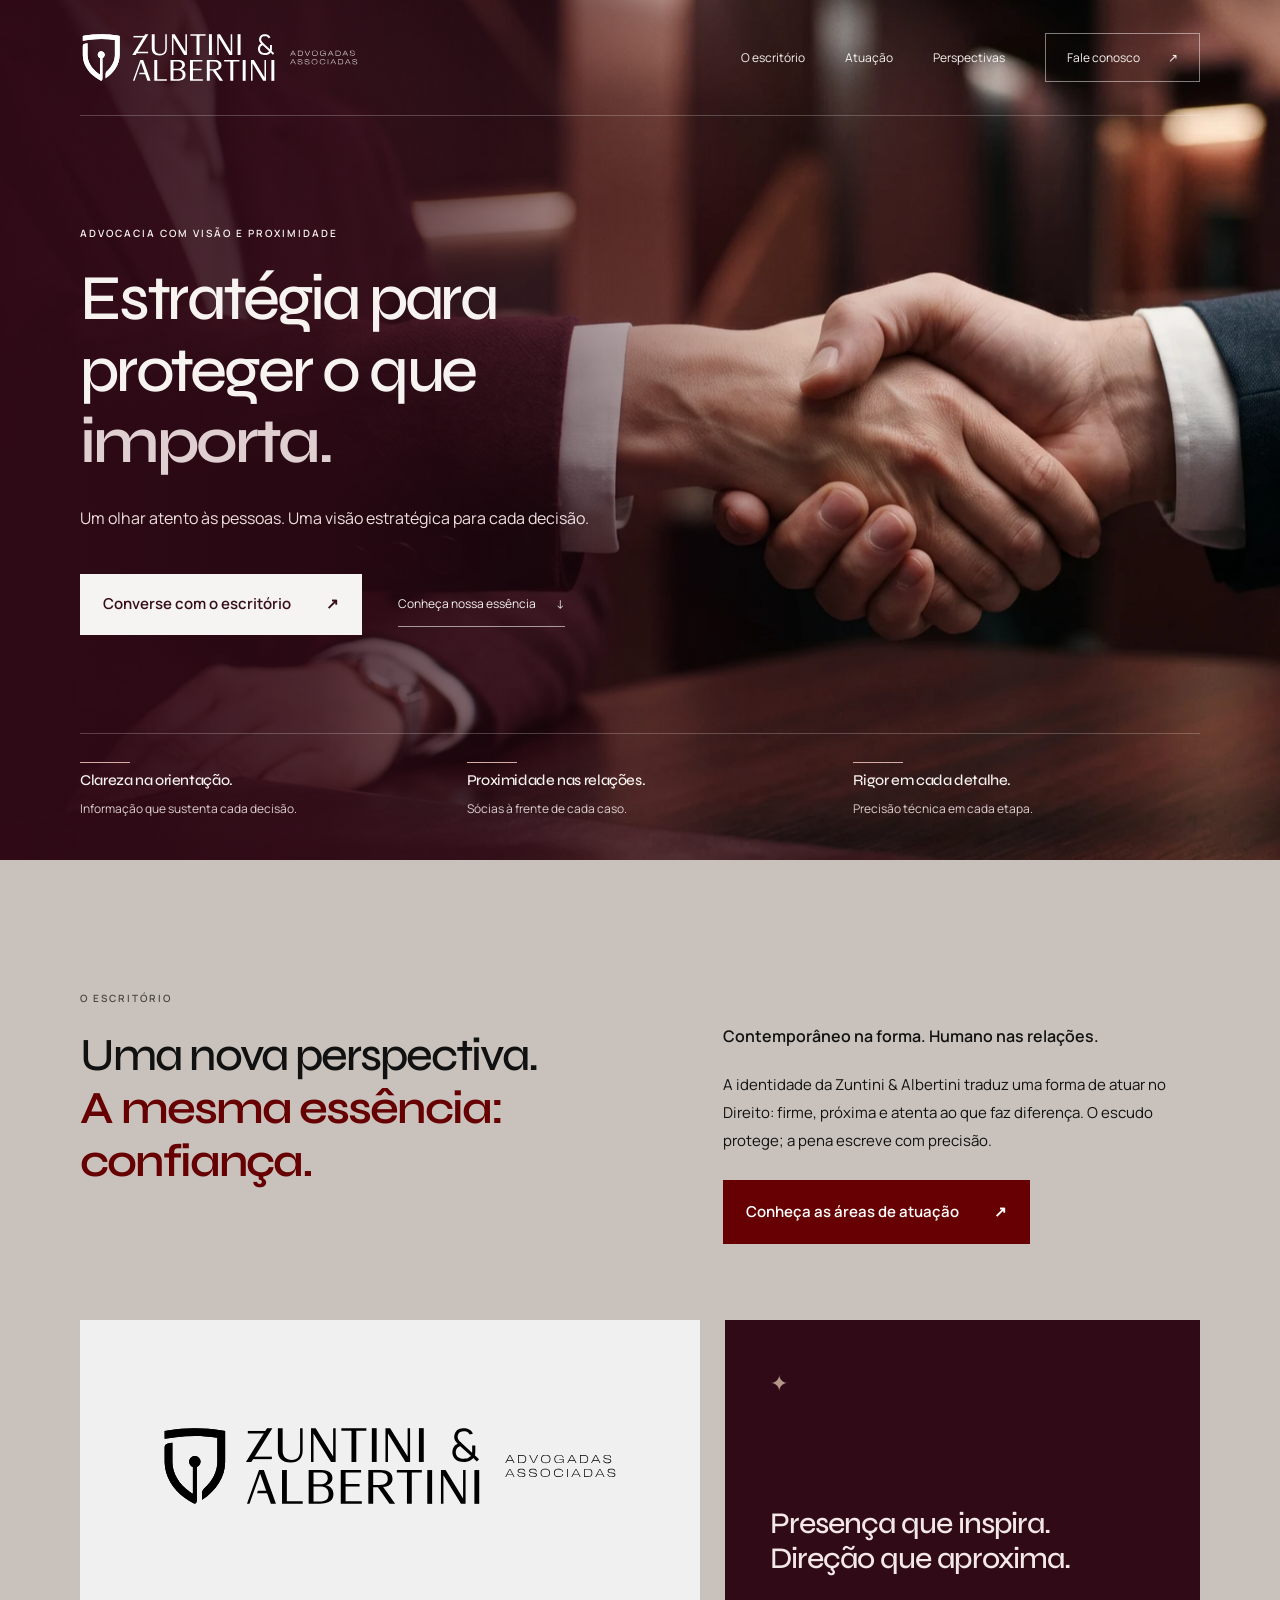
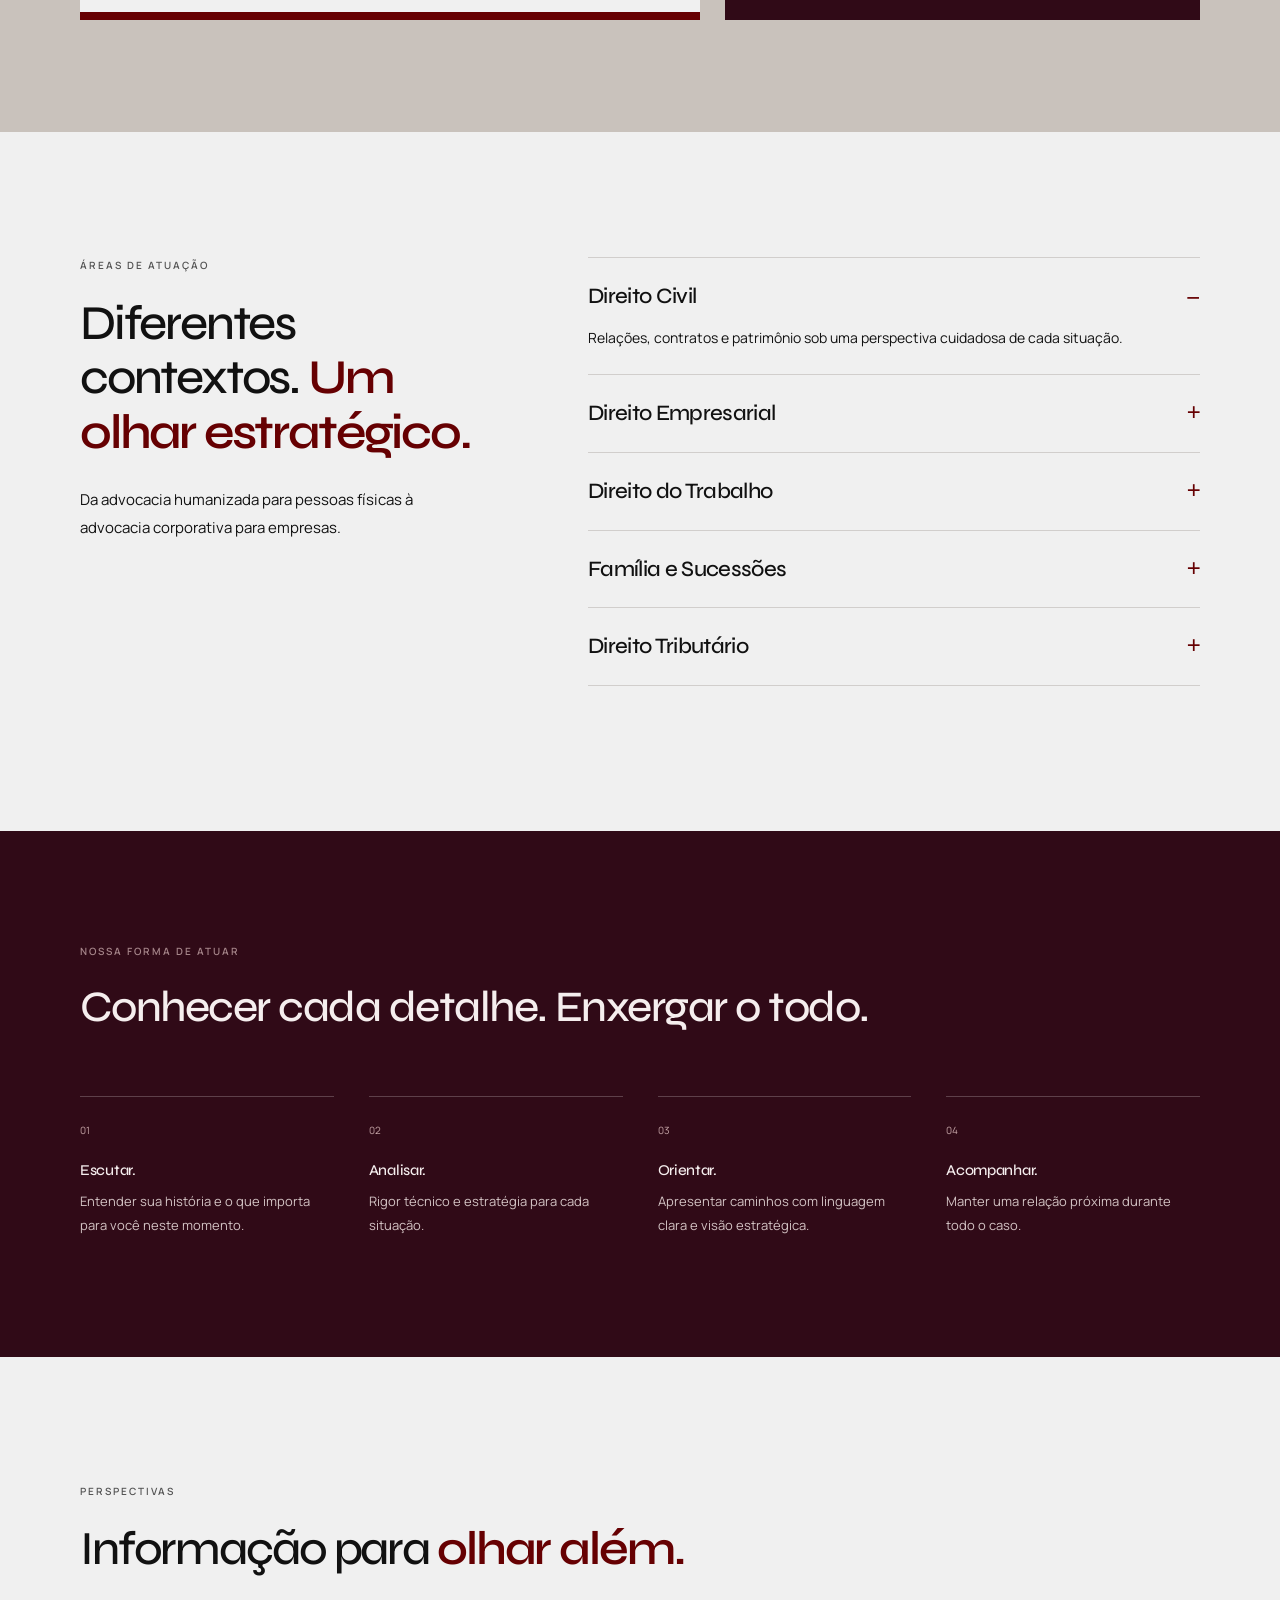
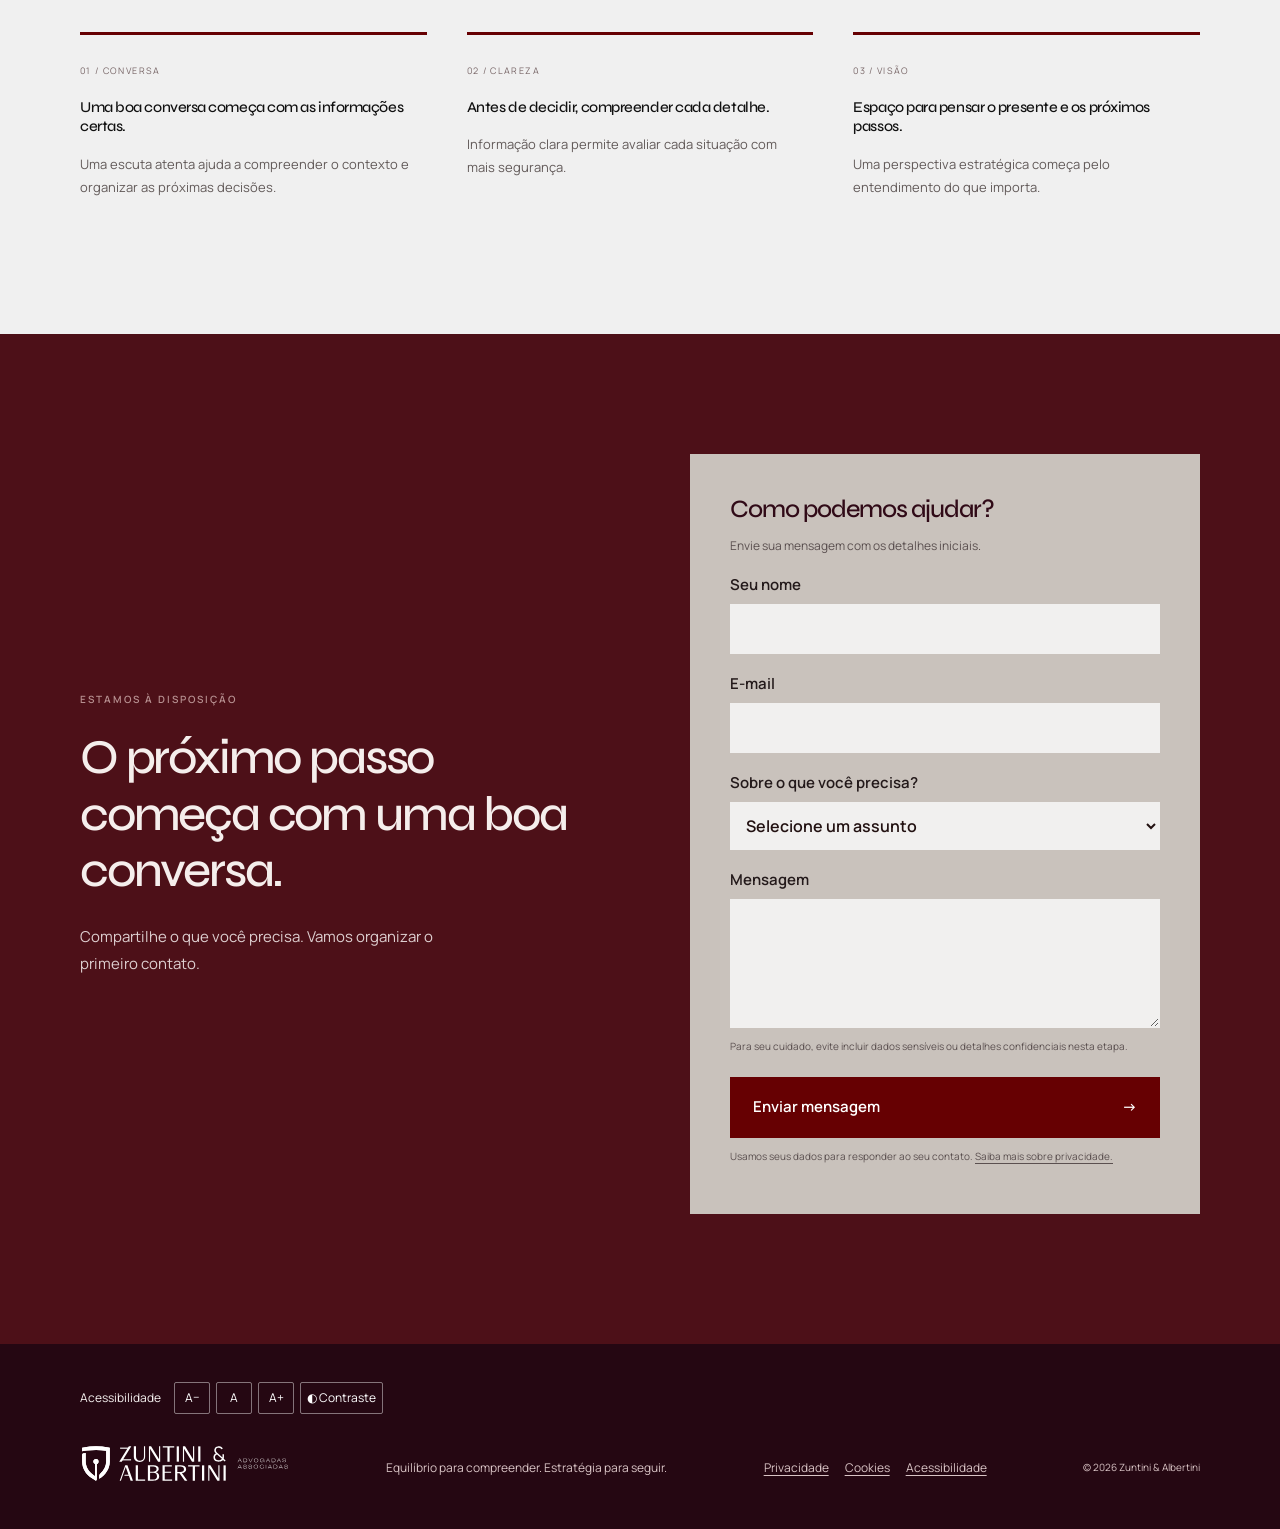
<file: index.html>
<!doctype html><html lang="pt-BR"><head><meta charset="utf-8"><meta name="viewport" content="width=device-width,initial-scale=1"><title>Zuntini &amp; Albertini | Advogadas Associadas</title><meta name="description" content="Conheça a Zuntini &amp; Albertini: atuação em Direito Civil, Empresarial, do Trabalho, Família e Sucessões e Tributário, com clareza e proximidade."><meta name="robots" content="index, follow, max-image-preview:large"><meta property="og:type" content="website"><meta property="og:site_name" content="Zuntini &amp; Albertini Advogadas Associadas"><meta property="og:title" content="Zuntini &amp; Albertini | Advogadas Associadas"><meta property="og:description" content="Conheça a Zuntini &amp; Albertini: atuação em Direito Civil, Empresarial, do Trabalho, Família e Sucessões e Tributário, com clareza e proximidade."><meta property="og:locale" content="pt_BR"><meta name="twitter:card" content="summary_large_image"><meta name="twitter:title" content="Zuntini &amp; Albertini | Advogadas Associadas"><meta name="twitter:description" content="Conheça a Zuntini &amp; Albertini: atuação em Direito Civil, Empresarial, do Trabalho, Família e Sucessões e Tributário, com clareza e proximidade."><meta name="theme-color" content="#300a17"><link rel="icon" href="assets/favicon.svg" type="image/svg+xml"><link rel="preload" href="assets/hero-aperto-de-maos.webp" as="image"><link rel="stylesheet" href="fonts.css"><link rel="stylesheet" href="styles.css"><script type="application/ld+json">{"@context": "https://schema.org", "@type": "Organization", "name": "Zuntini & Albertini Advogadas Associadas", "description": "Escritório de advocacia com atuação em Direito Civil, Empresarial, do Trabalho, Família e Sucessões e Tributário."}</script><script src="script.js" defer></script><noscript><style>@media(max-width:700px){.menu-toggle{display:none}.header nav{display:flex;position:static;max-height:none;background:transparent;padding:12px 0;flex-direction:row;flex-wrap:wrap;gap:12px}.header{flex-wrap:wrap}.access-tools{display:none}}</style></noscript><script src="context-menu.js" defer></script></head><body><a class="skip" href="#conteudo">Ir para o conteúdo</a><section class="hero" id="inicio"><header class="header wrap"><a href="#inicio" aria-label="Zuntini e Albertini — início"><img src="assets/logo.svg" class="logo logo-light" alt="Zuntini e Albertini Advogadas Associadas"></a><button class="menu-toggle" aria-controls="menu" aria-expanded="false" aria-label="Abrir menu de navegação">Menu <span aria-hidden="true">☰</span></button><nav id="menu" aria-label="Menu principal"><a href="#escritorio">O escritório</a><a href="#atuacao">Atuação</a><a href="#perspectivas">Perspectivas</a><a class="nav-button" href="#contato">Fale conosco <span>↗</span></a></nav></header><div class="hero-body wrap" id="conteudo" tabindex="-1"><p class="overline">Advocacia com visão e proximidade</p><h1>Estratégia para<br>proteger o que<br><span>importa.</span></h1><p>Um olhar atento às pessoas. Uma visão estratégica para cada decisão.</p><div class="hero-actions"><a class="button light" href="#contato">Converse com o escritório <span>↗</span></a><a class="text-link" href="#escritorio">Conheça nossa essência <span>↓</span></a></div></div><div class="hero-values wrap"><div><h3>Clareza na orientação.</h3><p>Informação que sustenta cada decisão.</p></div><div><h3>Proximidade nas relações.</h3><p>Sócias à frente de cada caso.</p></div><div><h3>Rigor em cada detalhe.</h3><p>Precisão técnica em cada etapa.</p></div></div></section><main><section class="about" id="escritorio"><div class="wrap"><div class="about-top"><div><p class="overline">O escritório</p><h2>Uma nova perspectiva.<br><em>A mesma essência:<br>confiança.</em></h2></div><div class="about-copy"><p class="lead">Contemporâneo na forma. Humano nas relações.</p><p>A identidade da Zuntini &amp; Albertini traduz uma forma de atuar no Direito: firme, próxima e atenta ao que faz diferença. O escudo protege; a pena escreve com precisão.</p><a class="button wine" href="#atuacao">Conheça as áreas de atuação <span>↗</span></a></div></div><div class="about-panels"><div class="brand-panel"><img src="assets/logo.svg" alt="Zuntini e Albertini Advogadas Associadas"></div><div class="quote-panel"><span class="panel-mark" aria-hidden="true">✦</span><p>Presença que inspira.<br>Direção que aproxima.</p></div></div></div></section><section class="practice" id="atuacao"><div class="wrap practice-grid"><div class="practice-heading"><p class="overline">Áreas de atuação</p><h2>Diferentes<br>contextos. <em>Um<br>olhar estratégico.</em></h2><p>Da advocacia humanizada para pessoas físicas à advocacia corporativa para empresas.</p></div><div class="accordions"><details open><summary>Direito Civil <span></span></summary><p>Relações, contratos e patrimônio sob uma perspectiva cuidadosa de cada situação.</p></details><details><summary>Direito Empresarial <span></span></summary><p>Orientação jurídica para as relações e decisões que fazem parte da atividade empresarial.</p></details><details><summary>Direito do Trabalho <span></span></summary><p>Atenção às relações de trabalho e às particularidades de cada contexto.</p></details><details><summary>Família e Sucessões <span></span></summary><p>Escuta cuidadosa e orientação em questões familiares e sucessórias.</p></details><details><summary>Direito Tributário <span></span></summary><p>Análise e orientação em questões tributárias para pessoas e empresas.</p></details></div></div></section><section class="approach"><div class="wrap"><p class="overline">Nossa forma de atuar</p><h2>Conhecer cada detalhe.<br class="mobile-break"> Enxergar o todo.</h2><div class="steps"><article><span>01</span><h3>Escutar.</h3><p>Entender sua história e o que importa para você neste momento.</p></article><article><span>02</span><h3>Analisar.</h3><p>Rigor técnico e estratégia para cada situação.</p></article><article><span>03</span><h3>Orientar.</h3><p>Apresentar caminhos com linguagem clara e visão estratégica.</p></article><article><span>04</span><h3>Acompanhar.</h3><p>Manter uma relação próxima durante todo o caso.</p></article></div></div></section><section class="perspectives" id="perspectivas"><div class="wrap"><p class="overline">Perspectivas</p><h2>Informação para <em>olhar além.</em></h2><div class="insights"><article><span>01 / CONVERSA</span><h3>Uma boa conversa começa com as informações certas.</h3><p>Uma escuta atenta ajuda a compreender o contexto e organizar as próximas decisões.</p></article><article><span>02 / CLAREZA</span><h3>Antes de decidir, compreender cada detalhe.</h3><p>Informação clara permite avaliar cada situação com mais segurança.</p></article><article><span>03 / VISÃO</span><h3>Espaço para pensar o presente e os próximos passos.</h3><p>Uma perspectiva estratégica começa pelo entendimento do que importa.</p></article></div></div></section><section class="contact" id="contato"><div class="wrap contact-grid"><div><p class="overline">Estamos à disposição</p><h2>O próximo passo<br>começa com uma boa<br>conversa.</h2><p>Compartilhe o que você precisa. Vamos organizar o primeiro contato.</p></div><form id="contact-form" action="/api/enviar-contato.php" method="post"><h3>Como podemos ajudar?</h3><p>Envie sua mensagem com os detalhes iniciais.</p><label>Seu nome<input name="nome" maxlength="120" autocomplete="name" required></label><label>E-mail<input name="email" type="email" maxlength="254" autocomplete="email" required></label><label>Sobre o que você precisa?<select name="assunto" required><option value="">Selecione um assunto</option><option>Direito Civil</option><option>Direito Empresarial</option><option>Direito do Trabalho</option><option>Família e Sucessões</option><option>Direito Tributário</option><option>Outro assunto</option></select></label><label>Mensagem<textarea name="mensagem" maxlength="5000" rows="4" required aria-describedby="message-guidance"></textarea></label><p class="form-note" id="message-guidance">Para seu cuidado, evite incluir dados sensíveis ou detalhes confidenciais nesta etapa.</p><button class="button wine" type="submit">Enviar mensagem <span>→</span></button><p class="form-note">Usamos seus dados para responder ao seu contato. <a href="privacidade.html">Saiba mais sobre privacidade.</a></p><p class="form-note" id="form-status" role="status"></p><div class="result" id="result" hidden><strong>Mensagem preparada</strong><pre id="message-preview"></pre><button type="button" id="copy-message">Copiar mensagem</button><p id="copy-status" aria-live="polite"></p></div></form></div></section></main><footer><div class="access-tools" role="group" aria-label="Opções de acessibilidade"><span>Acessibilidade</span><button type="button" data-text-size="decrease" aria-label="Diminuir tamanho do texto">A−</button><button type="button" data-text-size="reset" aria-label="Restaurar tamanho do texto">A</button><button type="button" data-text-size="increase" aria-label="Aumentar tamanho do texto">A+</button><button type="button" id="contrast-toggle" aria-pressed="false" aria-label="Ativar alto contraste">◐ <span>Contraste</span></button></div><div class="wrap footer-inner"><a href="#inicio" aria-label="Voltar ao início"><img src="assets/logo.svg" class="logo-light" alt="Zuntini e Albertini Advogadas Associadas"></a><p>Equilíbrio para compreender. Estratégia para seguir.</p><nav class="footer-legal" aria-label="Informações legais"><a href="privacidade.html">Privacidade</a><a href="cookies.html">Cookies</a><a href="acessibilidade.html">Acessibilidade</a></nav><small>© 2026 Zuntini &amp; Albertini</small></div></footer><button class="back-to-top" type="button" aria-label="Voltar ao início da página" hidden><svg aria-hidden="true" width="20" height="20" viewBox="0 0 24 24" fill="none"><path d="M12 19V5m-6 6 6-6 6 6" stroke="currentColor" stroke-width="1.8" stroke-linecap="round" stroke-linejoin="round"/></svg></button></body></html>
</file>
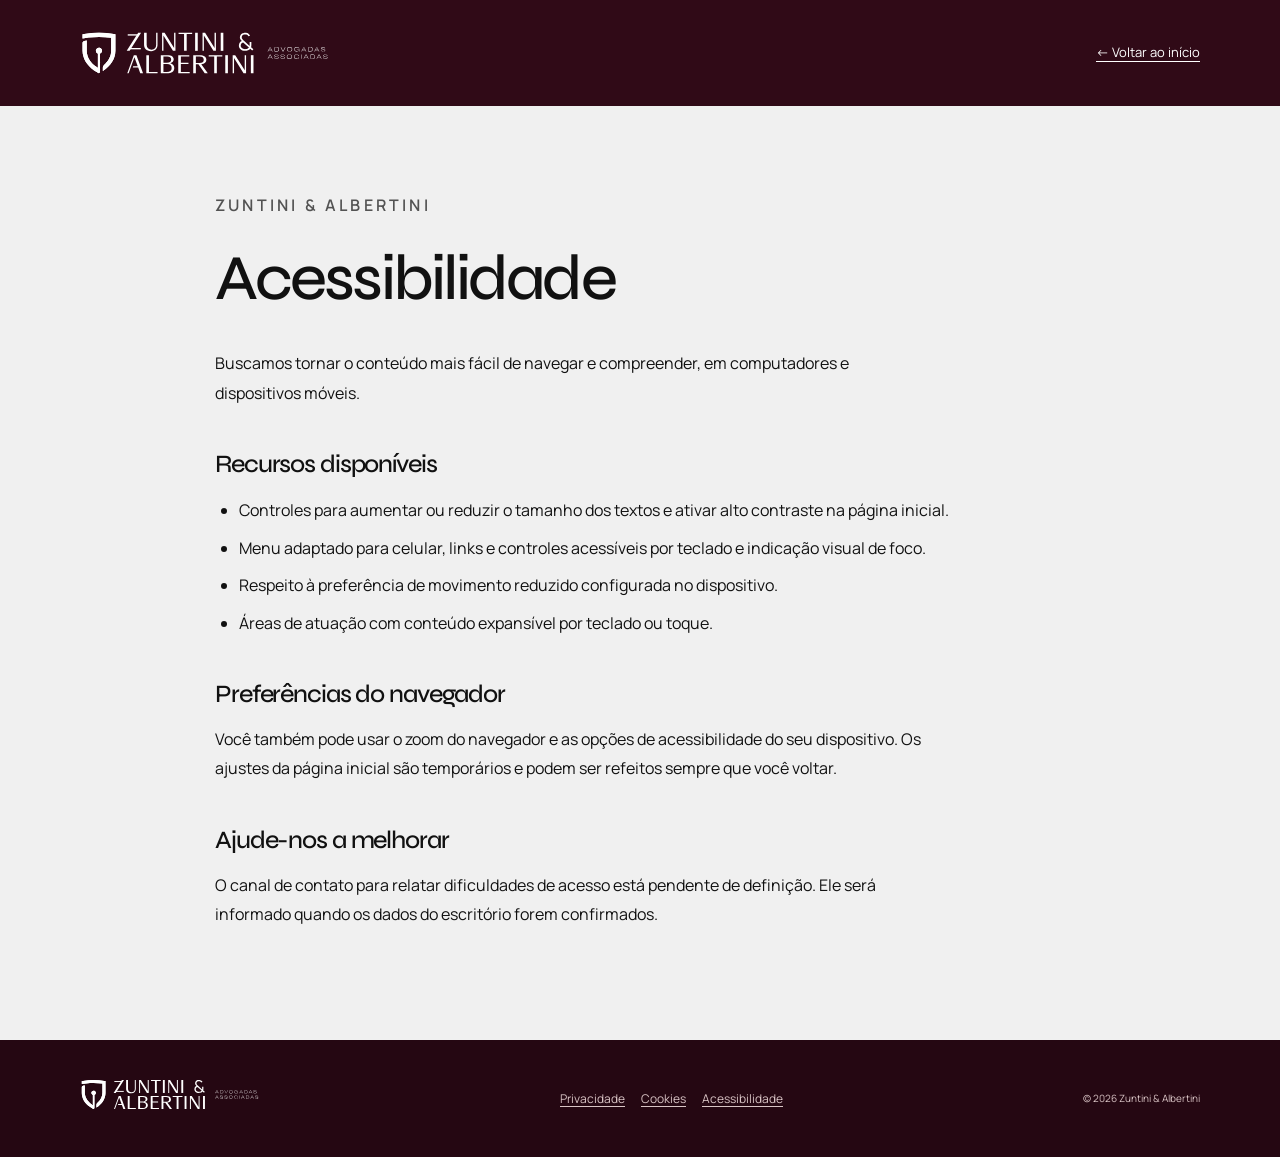
<file: acessibilidade.html>
<!doctype html><html lang="pt-BR"><head><meta charset="utf-8"><meta name="viewport" content="width=device-width,initial-scale=1"><meta name="robots" content="noindex,follow"><meta name="theme-color" content="#300a17"><title>Acessibilidade | Zuntini &amp; Albertini</title><link rel="icon" href="assets/favicon.svg" type="image/svg+xml"><link rel="stylesheet" href="fonts.css"><link rel="stylesheet" href="styles.css"><script src="context-menu.js" defer></script></head><body class="info-page"><a class="skip" href="#conteudo">Ir para o conteúdo</a><header class="info-header"><div class="wrap info-nav"><a href="index.html" aria-label="Voltar para a página inicial"><img src="assets/logo.svg" class="logo-light" alt="Zuntini e Albertini Advogadas Associadas"></a><a class="back-link" href="index.html">← Voltar ao início</a></div></header><main id="conteudo" class="info-main wrap" tabindex="-1"><p class="overline">Zuntini &amp; Albertini</p><h1>Acessibilidade</h1><p>Buscamos tornar o conteúdo mais fácil de navegar e compreender, em computadores e dispositivos móveis.</p><h2>Recursos disponíveis</h2><ul><li>Controles para aumentar ou reduzir o tamanho dos textos e ativar alto contraste na página inicial.</li><li>Menu adaptado para celular, links e controles acessíveis por teclado e indicação visual de foco.</li><li>Respeito à preferência de movimento reduzido configurada no dispositivo.</li><li>Áreas de atuação com conteúdo expansível por teclado ou toque.</li></ul><h2>Preferências do navegador</h2><p>Você também pode usar o zoom do navegador e as opções de acessibilidade do seu dispositivo. Os ajustes da página inicial são temporários e podem ser refeitos sempre que você voltar.</p><h2>Ajude-nos a melhorar</h2><p>O canal de contato para relatar dificuldades de acesso está pendente de definição. Ele será informado quando os dados do escritório forem confirmados.</p></main><footer><div class="wrap footer-inner"><a href="index.html"><img src="assets/logo.svg" class="logo-light" alt="Zuntini e Albertini Advogadas Associadas"></a><nav class="footer-legal" aria-label="Informações legais"><a href="privacidade.html">Privacidade</a><a href="cookies.html">Cookies</a><a href="acessibilidade.html">Acessibilidade</a></nav><small>© 2026 Zuntini &amp; Albertini</small></div></footer></body></html>
</file>
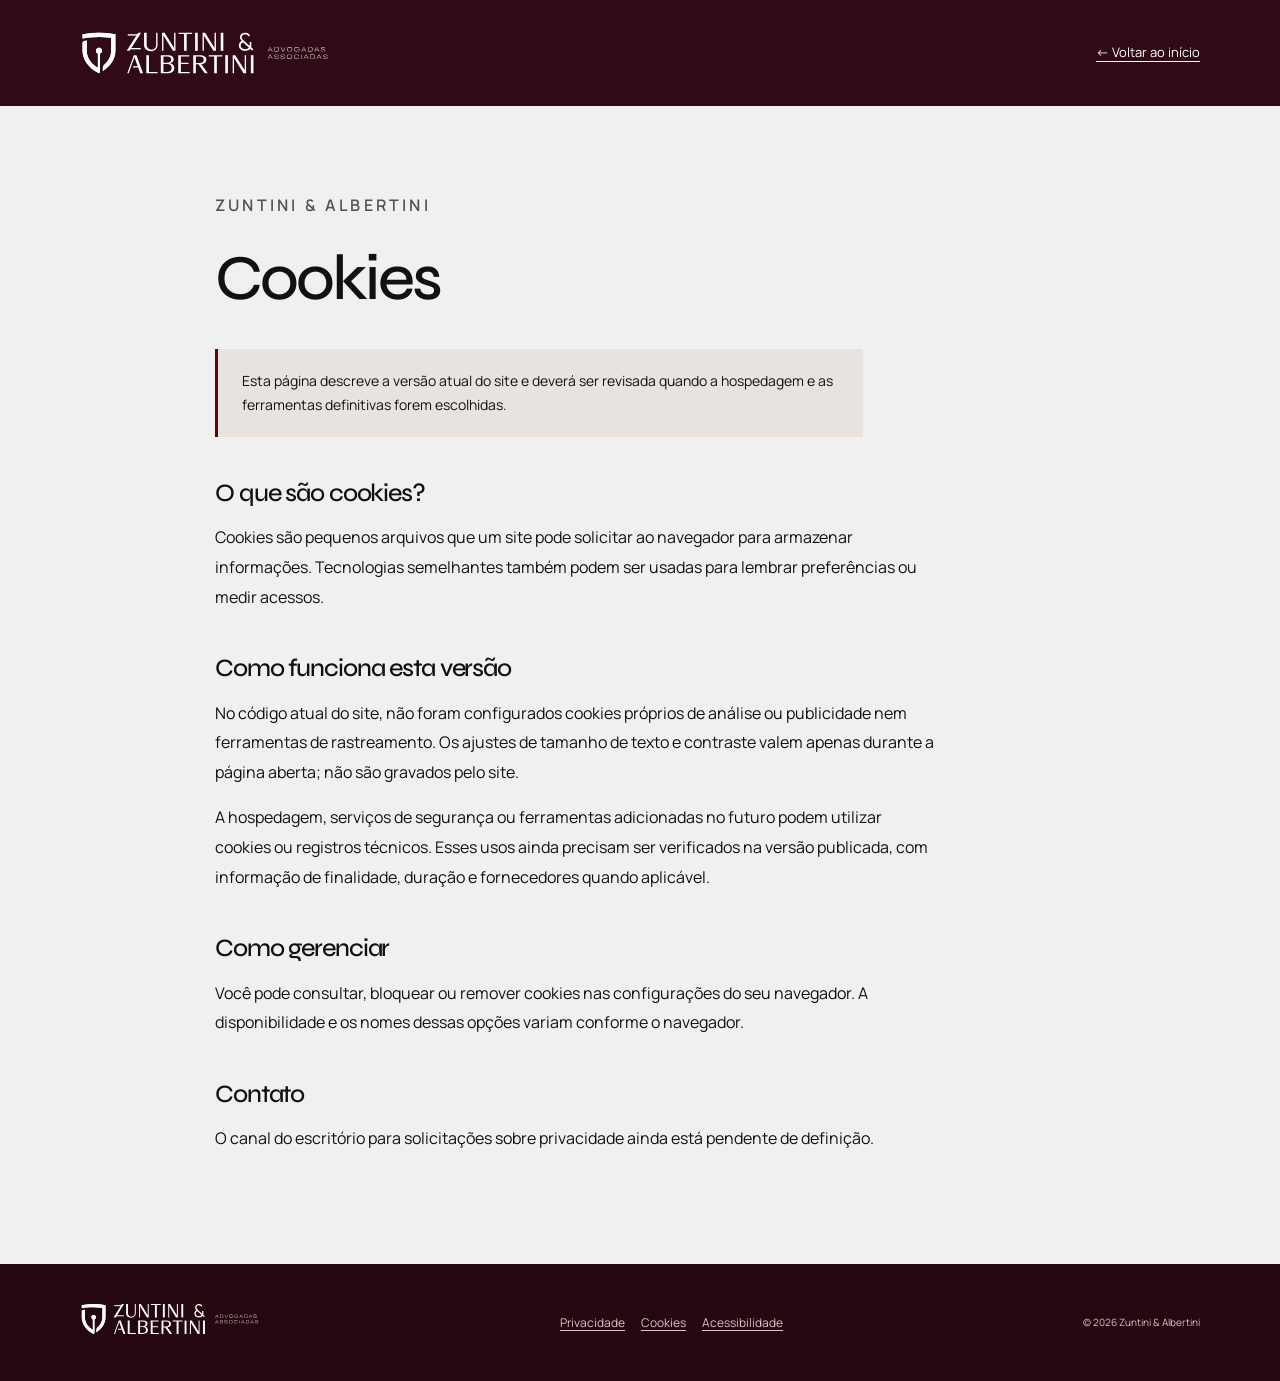
<file: cookies.html>
<!doctype html><html lang="pt-BR"><head><meta charset="utf-8"><meta name="viewport" content="width=device-width,initial-scale=1"><meta name="robots" content="noindex,follow"><meta name="theme-color" content="#300a17"><title>Cookies | Zuntini &amp; Albertini</title><link rel="icon" href="assets/favicon.svg" type="image/svg+xml"><link rel="stylesheet" href="fonts.css"><link rel="stylesheet" href="styles.css"><script src="context-menu.js" defer></script></head><body class="info-page"><a class="skip" href="#conteudo">Ir para o conteúdo</a><header class="info-header"><div class="wrap info-nav"><a href="index.html" aria-label="Voltar para a página inicial"><img src="assets/logo.svg" class="logo-light" alt="Zuntini e Albertini Advogadas Associadas"></a><a class="back-link" href="index.html">← Voltar ao início</a></div></header><main id="conteudo" class="info-main wrap" tabindex="-1"><p class="overline">Zuntini &amp; Albertini</p><h1>Cookies</h1><p class="notice">Esta página descreve a versão atual do site e deverá ser revisada quando a hospedagem e as ferramentas definitivas forem escolhidas.</p><h2>O que são cookies?</h2><p>Cookies são pequenos arquivos que um site pode solicitar ao navegador para armazenar informações. Tecnologias semelhantes também podem ser usadas para lembrar preferências ou medir acessos.</p><h2>Como funciona esta versão</h2><p>No código atual do site, não foram configurados cookies próprios de análise ou publicidade nem ferramentas de rastreamento. Os ajustes de tamanho de texto e contraste valem apenas durante a página aberta; não são gravados pelo site.</p><p>A hospedagem, serviços de segurança ou ferramentas adicionadas no futuro podem utilizar cookies ou registros técnicos. Esses usos ainda precisam ser verificados na versão publicada, com informação de finalidade, duração e fornecedores quando aplicável.</p><h2>Como gerenciar</h2><p>Você pode consultar, bloquear ou remover cookies nas configurações do seu navegador. A disponibilidade e os nomes dessas opções variam conforme o navegador.</p><h2>Contato</h2><p>O canal do escritório para solicitações sobre privacidade ainda está pendente de definição.</p></main><footer><div class="wrap footer-inner"><a href="index.html"><img src="assets/logo.svg" class="logo-light" alt="Zuntini e Albertini Advogadas Associadas"></a><nav class="footer-legal" aria-label="Informações legais"><a href="privacidade.html">Privacidade</a><a href="cookies.html">Cookies</a><a href="acessibilidade.html">Acessibilidade</a></nav><small>© 2026 Zuntini &amp; Albertini</small></div></footer></body></html>
</file>
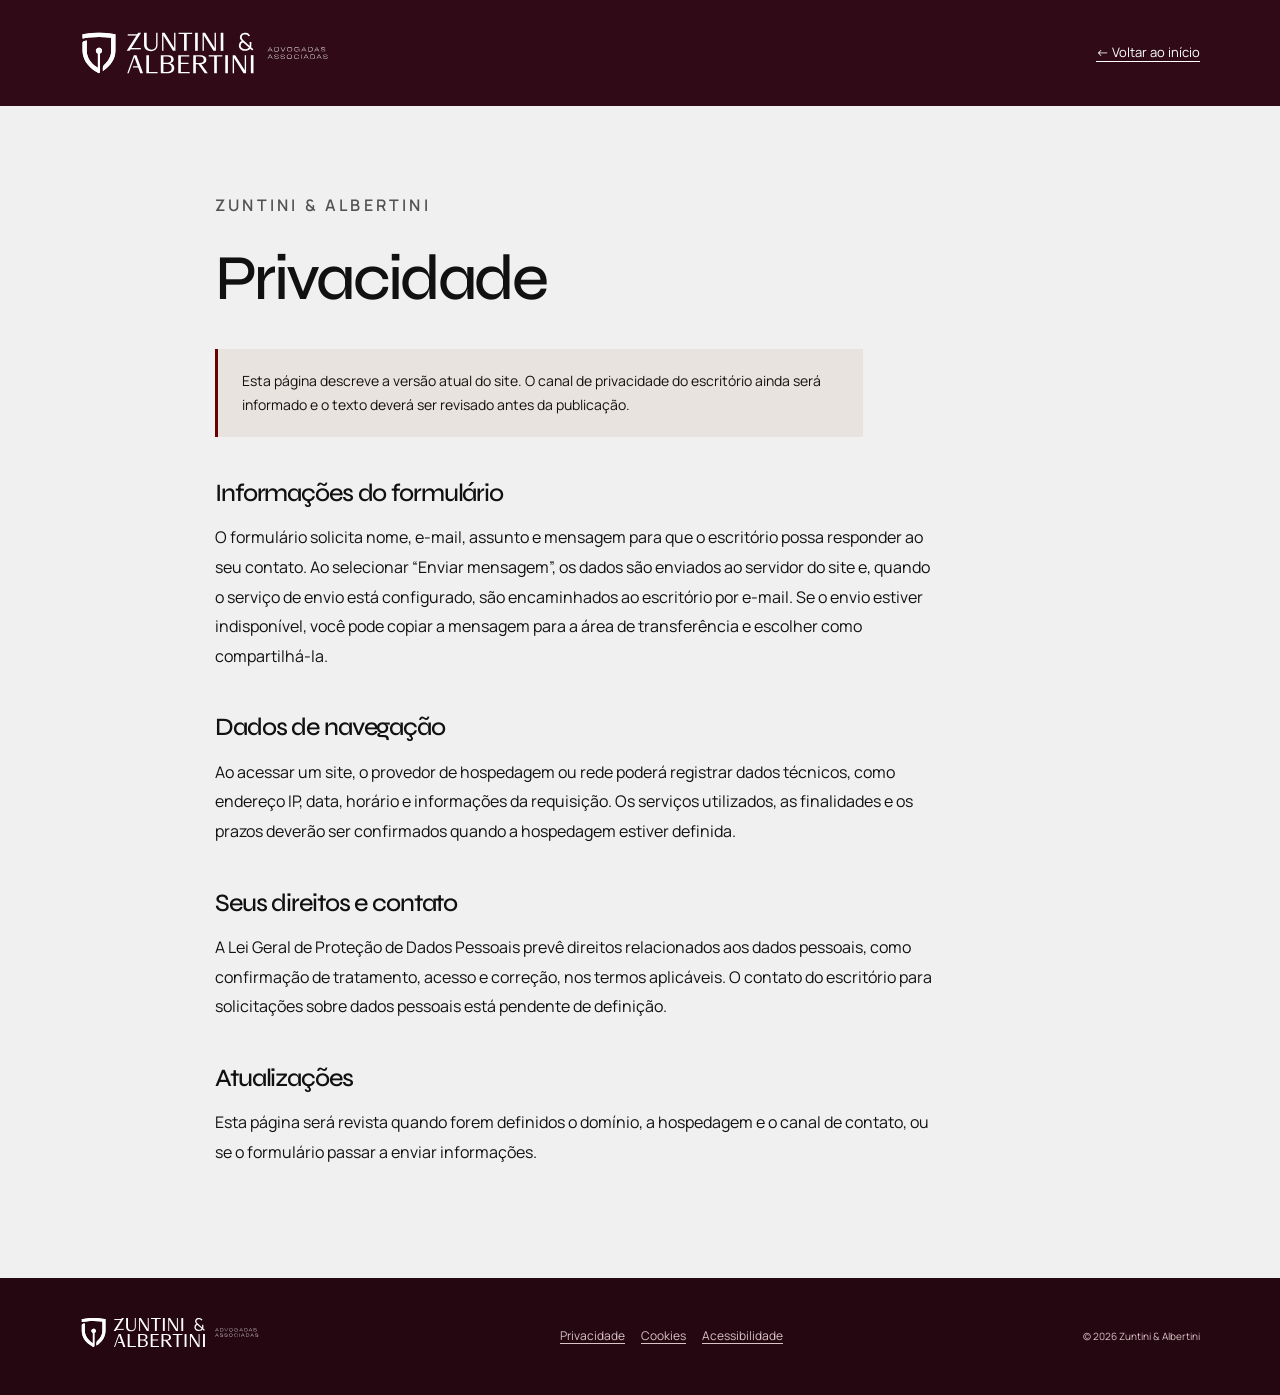
<file: privacidade.html>
<!doctype html><html lang="pt-BR"><head><meta charset="utf-8"><meta name="viewport" content="width=device-width,initial-scale=1"><meta name="robots" content="noindex,follow"><meta name="theme-color" content="#300a17"><title>Privacidade | Zuntini &amp; Albertini</title><link rel="icon" href="assets/favicon.svg" type="image/svg+xml"><link rel="stylesheet" href="fonts.css"><link rel="stylesheet" href="styles.css"><script src="context-menu.js" defer></script></head><body class="info-page"><a class="skip" href="#conteudo">Ir para o conteúdo</a><header class="info-header"><div class="wrap info-nav"><a href="index.html" aria-label="Voltar para a página inicial"><img src="assets/logo.svg" class="logo-light" alt="Zuntini e Albertini Advogadas Associadas"></a><a class="back-link" href="index.html">← Voltar ao início</a></div></header><main id="conteudo" class="info-main wrap" tabindex="-1"><p class="overline">Zuntini &amp; Albertini</p><h1>Privacidade</h1><p class="notice">Esta página descreve a versão atual do site. O canal de privacidade do escritório ainda será informado e o texto deverá ser revisado antes da publicação.</p><h2>Informações do formulário</h2><p>O formulário solicita nome, e-mail, assunto e mensagem para que o escritório possa responder ao seu contato. Ao selecionar “Enviar mensagem”, os dados são enviados ao servidor do site e, quando o serviço de envio está configurado, são encaminhados ao escritório por e-mail. Se o envio estiver indisponível, você pode copiar a mensagem para a área de transferência e escolher como compartilhá-la.</p><h2>Dados de navegação</h2><p>Ao acessar um site, o provedor de hospedagem ou rede poderá registrar dados técnicos, como endereço IP, data, horário e informações da requisição. Os serviços utilizados, as finalidades e os prazos deverão ser confirmados quando a hospedagem estiver definida.</p><h2>Seus direitos e contato</h2><p>A Lei Geral de Proteção de Dados Pessoais prevê direitos relacionados aos dados pessoais, como confirmação de tratamento, acesso e correção, nos termos aplicáveis. O contato do escritório para solicitações sobre dados pessoais está pendente de definição.</p><h2>Atualizações</h2><p>Esta página será revista quando forem definidos o domínio, a hospedagem e o canal de contato, ou se o formulário passar a enviar informações.</p></main><footer><div class="wrap footer-inner"><a href="index.html"><img src="assets/logo.svg" class="logo-light" alt="Zuntini e Albertini Advogadas Associadas"></a><nav class="footer-legal" aria-label="Informações legais"><a href="privacidade.html">Privacidade</a><a href="cookies.html">Cookies</a><a href="acessibilidade.html">Acessibilidade</a></nav><small>© 2026 Zuntini &amp; Albertini</small></div></footer></body></html>
</file>
<file: fonts.css>
@font-face{font-family:'Manrope';font-style:normal;font-weight:400;font-display:swap;src:url('assets/fonts/manrope-0.ttf') format('truetype')}
@font-face{font-family:'Manrope';font-style:normal;font-weight:500;font-display:swap;src:url('assets/fonts/manrope-1.ttf') format('truetype')}
@font-face{font-family:'Manrope';font-style:normal;font-weight:600;font-display:swap;src:url('assets/fonts/manrope-2.ttf') format('truetype')}
@font-face{font-family:'Manrope';font-style:normal;font-weight:700;font-display:swap;src:url('assets/fonts/manrope-3.ttf') format('truetype')}
@font-face{font-family:'Syne';font-style:normal;font-weight:400;font-display:swap;src:url('assets/fonts/syne-0.ttf') format('truetype')}
@font-face{font-family:'Syne';font-style:normal;font-weight:500;font-display:swap;src:url('assets/fonts/syne-1.ttf') format('truetype')}
@font-face{font-family:'Syne';font-style:normal;font-weight:600;font-display:swap;src:url('assets/fonts/syne-2.ttf') format('truetype')}
@font-face{font-family:'Syne';font-style:normal;font-weight:700;font-display:swap;src:url('assets/fonts/syne-3.ttf') format('truetype')}
</file>
<file: styles.css>
:root{--wine:#660002;--deep:#300a17;--burgundy:#4d1018;--gray:#c9c2bc;--paper:#f0f0f0;--ink:#111}*{box-sizing:border-box}html{scroll-behavior:smooth;scroll-padding-top:20px}body{margin:0;background:var(--paper);color:var(--ink);font:15px/1.65 Arial,sans-serif;-webkit-font-smoothing:antialiased}a{color:inherit;text-decoration:none}button,input,textarea,select{font:inherit}button,a{touch-action:manipulation}a:focus-visible,button:focus-visible,input:focus-visible,textarea:focus-visible,select:focus-visible,summary:focus-visible{outline:3px solid #b58266;outline-offset:4px}p,h1,h2,h3,figure{margin:0}h1,h2,h3{font-family:Georgia,'Times New Roman',serif;font-weight:400;line-height:1.12;letter-spacing:-.035em}h1{font-size:clamp(58px,6.3vw,96px)}h2{font-size:clamp(38px,4.1vw,62px)}h3{font-size:23px}em{font-style:normal;color:var(--wine)}.wrap{width:min(1320px,87.5%);margin:auto}.overline{font-size:10px;letter-spacing:.2em;text-transform:uppercase;font-weight:600;margin-bottom:22px;opacity:.7}.hero{min-height:860px;background:linear-gradient(90deg,rgba(48,10,23,.96) 0%,rgba(48,10,23,.82) 25%,rgba(48,10,23,.08) 62%,transparent 78%),url('assets/hero-aperto-de-maos.webp') 64% center/cover;color:#f7f3f1;display:flex;flex-direction:column}.header{min-height:116px;display:flex;justify-content:space-between;align-items:center;gap:30px;border-bottom:1px solid #ffffff38}.logo{display:block;width:280px;height:auto}.logo-light{filter:brightness(0) invert(1)}.header nav{display:flex;align-items:center;gap:40px;font-size:12px}.header nav a:not(.nav-button):hover{opacity:.65}.nav-button{padding:14px 21px;border:1px solid #ffffff78;display:flex;gap:28px;align-items:center}.nav-button:hover{background:#ffffff15}.menu-toggle{display:none}.hero-body{padding:90px 0 80px;flex:1;display:flex;align-items:flex-start;flex-direction:column;justify-content:center}.hero-body h1 span{color:#e0cfd0}.hero-body>p:not(.overline){font-size:18px;margin-top:30px;color:#eee0df;max-width:600px}.hero-actions{display:flex;gap:36px;align-items:center;margin-top:42px}.button{border:1px solid transparent;padding:17px 22px;font-size:12px;font-weight:600;display:inline-flex;align-items:center;justify-content:space-between;gap:35px;cursor:pointer;transition:background .25s,transform .25s}.button:hover{transform:translateY(-2px)}.light{background:#f6f4f2;color:#360d1b}.wine{background:var(--wine);color:white}.wine:hover{background:#82121a}.text-link{font-size:12px;border-bottom:1px solid #ffffff90;padding:12px 0}.text-link span{margin-left:18px}.hero-values{display:grid;grid-template-columns:repeat(3,1fr);gap:40px;padding:28px 0 32px;border-top:1px solid #ffffff38}.hero-values h3{font-size:20px}.hero-values p{font-size:12px;color:#ded0d0;margin-top:6px}.about{background:var(--gray);padding:125px 0}.about-top{display:grid;grid-template-columns:1fr .88fr;gap:100px}.about-copy{max-width:520px}.about-copy .lead{font-size:17px;margin-bottom:20px}.about-copy p:not(.lead){max-width:520px}.about-copy .button{margin-top:26px}.about-panels{display:grid;grid-template-columns:1.15fr .88fr;gap:25px;margin-top:85px}.brand-panel{min-height:300px;background:#f0f0f0;border-bottom:8px solid var(--wine);display:grid;place-items:center;padding:40px}.brand-panel img{width:min(460px,90%)}.quote-panel{min-height:300px;background:var(--deep);color:#f3e8e7;display:flex;flex-direction:column;justify-content:space-between;padding:45px}.quote-panel p{font:30px/1.15 Georgia,serif}.panel-mark{color:#b49789;font-size:22px}.practice{padding:140px 0;background:#f0f0f0}.practice-grid{display:grid;grid-template-columns:.8fr 1.2fr;gap:100px}.practice-heading>p:not(.overline){max-width:340px;margin-top:30px}.accordions details{border-top:1px solid #d1cecc;padding:24px 0}.accordions details:last-child{border-bottom:1px solid #d1cecc}.accordions summary{cursor:pointer;list-style:none;font:26px/1.2 Georgia,serif;display:flex;justify-content:space-between;gap:20px}.accordions summary::-webkit-details-marker{display:none}.accordions summary span:after{content:'+';color:var(--wine);font:24px/1 Arial,sans-serif}.accordions details[open] summary span:after{content:'−'}.accordions details p{max-width:550px;margin-top:20px;font-size:14px;line-height:1.8}.approach{padding:125px 0;background:var(--deep);color:#f5eeee}.approach .overline{color:#d7b9ba}.approach h2{font-size:clamp(38px,3.8vw,58px)}.steps{display:grid;grid-template-columns:repeat(4,1fr);gap:35px;margin-top:70px}.steps article{border-top:1px solid #ffffff38;padding-top:20px}.steps article>span{font-size:10px;color:#c7a7a9}.steps h3{font-size:23px;margin-top:24px}.steps p{font-size:13px;color:#d3c3c4;margin-top:12px;max-width:250px}.perspectives{padding:130px 0;background:#f0f0f0}.insights{display:grid;grid-template-columns:repeat(3,1fr);gap:30px;margin-top:65px}.insights article{border-top:3px solid var(--wine);padding-top:22px}.insights span{font-size:9px;letter-spacing:.15em;color:#786667}.insights h3{font-size:25px;max-width:330px;margin-top:18px}.insights p{color:#625a59;font-size:13px;margin-top:18px;max-width:330px}.contact{background:var(--burgundy);color:#f5eeec;padding:130px 0}.contact-grid{display:grid;grid-template-columns:1fr 1fr;gap:100px;align-items:center}.contact-grid>div>p:last-child{color:#decfd0;max-width:380px;margin-top:30px}.contact .overline{color:#e4c7c4}form{background:#c9c2bc;color:#23191a;padding:40px}form h3{font-size:30px;color:var(--deep)}form>p{font-size:12px;margin-top:10px;color:#5b5050}label{display:block;font-size:11px;font-weight:600;margin-top:18px}input,select,textarea{display:block;width:100%;border:1px solid transparent;background:#f1f0ef;padding:11px;margin-top:6px;border-radius:0;color:#211}textarea{resize:vertical}form .button{width:100%;margin-top:23px}.form-note{font-size:10px;line-height:1.5}.result{border-top:1px solid #a99e98;margin-top:24px;padding-top:20px}.result strong{font-family:Georgia,serif;font-size:20px;font-weight:400}pre{white-space:pre-wrap;overflow-wrap:anywhere;font:13px/1.6 Arial,sans-serif;background:#eeeae6;padding:15px}#copy-message{border:1px solid var(--wine);background:transparent;color:var(--wine);padding:10px;cursor:pointer}#copy-status{font-size:12px}footer{background:#250712;color:#d9c4c5;padding:38px 0}.footer-inner{display:flex;align-items:center;justify-content:space-between;gap:35px}.footer-inner img{width:210px}.footer-inner p{font-size:12px}.footer-inner small{font-size:10px}.mobile-break{display:none}.skip{position:absolute;top:-100px;z-index:10;background:white;color:#111;padding:10px}.skip:focus{top:5px}@media(max-width:900px){.header nav{gap:22px}.logo{width:230px}.about-top,.practice-grid,.contact-grid{gap:50px}.hero{min-height:780px}}@media(max-width:700px){.wrap{width:88%}.hero{min-height:780px;background-position:64% center;background-image:linear-gradient(90deg,rgba(48,10,23,.88),rgba(48,10,23,.58) 42%,rgba(48,10,23,.22)),url('assets/hero-aperto-de-maos.webp')}.header{min-height:90px}.logo{width:205px}.menu-toggle{display:flex;gap:16px;align-items:center;background:transparent;color:white;border:1px solid #ffffff80;padding:9px 13px}.header nav{display:none;position:absolute;top:82px;left:6%;right:6%;z-index:5;background:#300a17;padding:25px;flex-direction:column;align-items:stretch;gap:23px}.header nav.open{display:flex}.nav-button{justify-content:space-between}.hero-body{padding:70px 0 60px}.hero-body h1{font-size:clamp(46px,10vw,68px)}.hero-body>p:not(.overline){font-size:15px}.hero-actions{gap:20px;align-items:flex-start;flex-direction:column;margin-top:32px}.hero-values{gap:16px;grid-template-columns:1fr;padding:22px 0}.hero-values>div{display:grid;grid-template-columns:1fr 1fr;gap:15px;align-items:center}.hero-values h3{font-size:16px}.hero-values p{font-size:10px;margin:0}.about,.practice,.approach,.perspectives,.contact{padding:75px 0}.about-top,.practice-grid,.contact-grid{grid-template-columns:1fr;gap:35px}.about h2,.practice h2{font-size:38px}.about-copy .lead{font-size:16px}.about-panels{grid-template-columns:1fr;gap:15px;margin-top:45px}.brand-panel,.quote-panel{min-height:190px}.quote-panel{padding:30px}.quote-panel p{font-size:25px}.accordions summary{font-size:22px}.accordions details{padding:21px 0}.steps{grid-template-columns:1fr 1fr;gap:30px 20px;margin-top:40px}.steps h3{margin-top:14px}.steps p{font-size:12px}.mobile-break{display:block}.insights{grid-template-columns:1fr;gap:35px;margin-top:40px}.insights h3{font-size:24px}.insights p{font-size:14px}form{padding:27px}.contact h2{font-size:37px}input,select,textarea{font-size:16px}.footer-inner{flex-wrap:wrap}.footer-inner img{width:180px}.footer-inner p{width:100%}.footer-inner small{font-size:10px}}@media(max-width:350px){.logo{width:165px}.hero-body h1{font-size:42px}.hero-values>div{grid-template-columns:1fr}.hero-values p{display:none}.steps{grid-template-columns:1fr}.contact h2{font-size:32px}}@media(prefers-reduced-motion:reduce){html{scroll-behavior:auto}*{transition:none!important}}
.brand-panel img{filter:brightness(0)}

/* Animações progressivas: conteúdo continua disponível sem JavaScript. */
.motion-progress{position:fixed;top:0;left:0;right:0;height:3px;background:#b5877c;transform:scaleX(var(--progress,0));transform-origin:left;z-index:30;pointer-events:none}
.hero.has-motion{position:relative;isolation:isolate;overflow:clip;background:#300a17}
.hero.has-motion:before{content:'';position:absolute;inset:-30px;z-index:-2;background:url('assets/hero-aperto-de-maos.webp') 64% center/cover;transform:translate3d(var(--hero-x,0px),var(--hero-y,0px),0) scale(var(--hero-scale,1.02));will-change:transform}
@media(min-width:1100px){.hero,.hero.has-motion:before{background-position:left center;background-size:135% auto}}
.hero.has-motion:after{content:'';position:absolute;inset:0;z-index:-1;background:linear-gradient(90deg,rgba(48,10,23,.96) 0%,rgba(48,10,23,.82) 25%,rgba(48,10,23,.08) 62%,transparent 78%);pointer-events:none}
.reveal{opacity:0;translate:0 28px;transition:opacity .85s ease var(--delay,0ms),translate 1s cubic-bezier(.16,1,.3,1) var(--delay,0ms)}
.reveal.is-visible{opacity:1;translate:0 0}
.reveal:focus-within{opacity:1;translate:0 0;transition:none}
.hero-body h1 .motion-line{display:block;overflow:clip;padding-bottom:.12em;margin-bottom:-.12em}
.hero-body h1 .motion-line>span{display:block;transition:transform 1.1s cubic-bezier(.16,1,.3,1) var(--line-delay,0ms)}
.hero-body h1.motion-heading{opacity:1;translate:none}
.hero-body h1.motion-heading:not(.is-visible) .motion-line>span{transform:translateY(115%)}
.button,.nav-button{transform:translate3d(var(--mx,0px),var(--my,0px),0);transition:transform .4s cubic-bezier(.16,1,.3,1),background .25s}
.button:hover{transform:translate3d(var(--mx,0px),calc(var(--my,0px) - 2px),0)}
.button span,.nav-button span,.text-link span{display:inline-block;transition:transform .35s ease}
.button:hover span,.nav-button:hover span{transform:translate(4px,-3px)}.text-link:hover span{transform:translateY(4px)}
.brand-panel,.quote-panel{overflow:hidden}.brand-panel img{transition:transform .7s cubic-bezier(.16,1,.3,1)}.brand-panel:hover img{transform:scale(1.04)}
.panel-mark{display:inline-block;transition:transform .6s}.quote-panel:hover .panel-mark{transform:rotate(90deg)}
.steps article,.insights article{transition:transform .45s ease,border-color .45s}.steps article:hover,.insights article:hover{transform:translateY(-5px)}
.steps article.reveal,.insights article.reveal{transition:opacity .85s ease var(--delay,0ms),translate 1s cubic-bezier(.16,1,.3,1) var(--delay,0ms),transform .45s ease,border-color .45s}
.accordions summary span{transition:transform .35s}.accordions details[open] summary span{transform:rotate(180deg)}
.motion-cursor{position:fixed;top:0;left:0;z-index:50;pointer-events:none;opacity:0;transition:opacity .2s}
.motion-cursor span{display:block;width:28px;height:28px;transform:translate(-50%,-50%);border:1px solid #bd9492;border-radius:50%;transition:width .25s,height .25s,background .25s}
.motion-cursor.is-link span{width:48px;height:48px;background:#bd949222}
@media(max-width:700px){.hero.has-motion:before{background-position:64% center}.hero.has-motion:after{background:linear-gradient(90deg,rgba(48,10,23,.88),rgba(48,10,23,.58) 42%,rgba(48,10,23,.22))}.reveal{translate:0 14px}.reveal,.steps article.reveal,.insights article.reveal{transition:opacity .55s ease var(--delay,0ms),translate .7s cubic-bezier(.16,1,.3,1) var(--delay,0ms)}.hero-body h1 .motion-line>span{transition-duration:.8s}}
@media(hover:none),(pointer:coarse){.motion-cursor{display:none}}
@media(prefers-reduced-motion:reduce){.motion-progress,.motion-cursor{display:none}.reveal{opacity:1;translate:none;transition:none}.hero.has-motion:before{transform:none}.hero-body h1.motion-heading:not(.is-visible) .motion-line>span{transform:none}.steps article:hover,.insights article:hover,.brand-panel:hover img{transform:none}}

/* Movimento dos três compromissos na abertura. */
.hero-values>div{position:relative;overflow:hidden;padding:9px 12px 10px 0}
.hero-values>div:before{content:'';position:absolute;top:0;left:0;width:50px;height:1px;background:#d7aca4;transform:scaleX(0);transform-origin:left;transition:transform .85s cubic-bezier(.16,1,.3,1) var(--delay,0ms)}
.hero-values>div.is-visible:before{transform:scaleX(1)}
.hero-values h3{transition:transform .5s cubic-bezier(.16,1,.3,1),color .5s}
.hero-values p{transition:transform .6s cubic-bezier(.16,1,.3,1),color .5s}
@media(hover:hover) and (pointer:fine){.hero-values>div:hover h3{transform:translateX(7px);color:#fff}.hero-values>div:hover p{transform:translateX(7px);color:#fff}.hero-values>div:hover:before{width:80px}}
@media(max-width:700px){.hero-values>div{padding:9px 0}.hero-values>div:before{width:25px}}
@media(prefers-reduced-motion:reduce){.hero-values>div:before{transform:scaleX(1);transition:none}.hero-values h3,.hero-values p{transition:none}.hero-values>div:hover h3,.hero-values>div:hover p{transform:none}}
/* Tipografia da referência: Syne nos títulos e Manrope no conteúdo. */
body{font-family:'Manrope',Arial,sans-serif;font-weight:400}
h1,h2,h3{font-family:'Syne',Arial,sans-serif;font-weight:500;letter-spacing:-.045em}
h1 span,h2 em{font-family:'Syne',Arial,sans-serif;font-weight:600}
.hero-body h1{font-size:clamp(53px,5.2vw,82px);line-height:1.15}
.quote-panel p,.accordions summary,.result strong{font-family:'Syne',Arial,sans-serif;font-weight:500;letter-spacing:-.035em}
pre{font-family:'Manrope',Arial,sans-serif}
@media(max-width:700px){.hero-body h1{font-size:clamp(39px,8.8vw,56px);line-height:1.17}.hero-values h3{font-size:15px}.accordions summary{font-size:20px}.quote-panel p{font-size:23px}}
@media(max-width:350px){.hero-body h1{font-size:36px}}
.hero-body h1 .motion-line,.hero-body h1 .motion-line>span{color:inherit;font-weight:inherit}
.hero-body h1 .motion-line>span>span{color:#e0cfd0;font-weight:600}

/* Ritmo tipográfico ajustado à função de cada seção. */
.hero-body h1{font-size:clamp(51px,5vw,76px);line-height:1.12;letter-spacing:-.05em;max-width:820px}
.hero-body>p:not(.overline){max-width:530px;line-height:1.75;margin-top:26px;font-size:16px}
.hero-values h3{font-size:17px;line-height:1.3;letter-spacing:-.025em}.hero-values p{font-size:12px;line-height:1.6;margin-top:8px}
.about{padding-block:130px 112px}.about-top h2{font-size:clamp(38px,3.6vw,54px);line-height:1.16;letter-spacing:-.045em}.about-copy{padding-top:34px;line-height:1.85}.about-copy .lead{font-size:16px;font-weight:600;line-height:1.5;margin-bottom:23px}.about-panels{margin-top:76px}
.practice{padding-block:125px 145px}.practice-heading h2{font-size:clamp(38px,3.8vw,56px);line-height:1.13}.practice-heading>p:not(.overline){line-height:1.85;margin-top:26px}.accordions details{padding-block:24px}.accordions summary{font-size:22px;line-height:1.3;letter-spacing:-.03em}.accordions details p{font-size:14px;line-height:1.85;margin-top:14px}
.approach{padding-block:112px 120px}.approach h2{font-size:clamp(36px,3.4vw,50px);line-height:1.2;letter-spacing:-.035em;max-width:1050px}.steps{margin-top:62px}.steps h3{font-size:20px;letter-spacing:-.02em;margin-top:21px}.steps p{line-height:1.8;margin-top:11px}
.perspectives{padding-block:126px 135px}.perspectives h2{font-size:clamp(39px,3.7vw,55px);line-height:1.17}.insights{margin-top:55px;gap:40px}.insights h3{font-size:22px;line-height:1.3;letter-spacing:-.03em;margin-top:16px;max-width:350px}.insights p{line-height:1.8;margin-top:16px}
.contact{padding-block:120px 130px}.contact h2{font-size:clamp(40px,3.8vw,58px);line-height:1.16}.contact-grid>div>p:last-child{line-height:1.8;margin-top:25px}.contact form h3{font-size:25px;line-height:1.25}.contact form>p{line-height:1.6}
@media(max-width:900px) and (min-width:701px){.about-top,.practice-grid,.contact-grid{gap:50px}.hero-body h1{font-size:clamp(48px,6vw,65px)}.about-top h2,.practice-heading h2{font-size:clamp(35px,4.3vw,44px)}}
@media(max-width:700px){.hero-body h1{font-size:clamp(38px,8.5vw,52px);line-height:1.15}.hero-body>p:not(.overline){font-size:15px;line-height:1.75;margin-top:24px}.hero-values h3{font-size:15px;line-height:1.3}.hero-values p{font-size:11px;line-height:1.5;margin:0}.about{padding-block:76px 68px}.about-top h2,.practice-heading h2{font-size:clamp(34px,8vw,40px);line-height:1.16}.about-copy{padding-top:0}.about-copy .lead{font-size:15px;margin-bottom:17px}.about-panels{margin-top:42px}.practice{padding-block:76px 82px}.accordions summary{font-size:20px}.accordions details p{font-size:14px;line-height:1.7}.approach{padding-block:72px 78px}.approach h2{font-size:clamp(32px,7.8vw,40px);line-height:1.2}.steps{margin-top:40px}.steps h3{font-size:19px;margin-top:14px}.steps p{font-size:13px}.perspectives{padding-block:78px 84px}.perspectives h2{font-size:clamp(34px,8vw,42px)}.insights{margin-top:39px;gap:32px}.insights h3{font-size:21px}.insights p{font-size:14px}.contact{padding-block:78px 85px}.contact h2{font-size:clamp(34px,8vw,40px)}.contact form h3{font-size:24px}}
@media(max-width:350px){.hero-body h1{font-size:34px}.contact h2{font-size:31px}}
/* Textos dos compromissos permanecem disponíveis em telas pequenas. */
@media(max-width:350px){.hero-values p{display:block}.hero-values>div{gap:4px}.hero-values{gap:8px}}
/* Controles acessíveis e navegação em dispositivos pequenos. */
:root{--text-scale:1}
body{font-size:calc(15px * var(--text-scale))}
p,li,label,input,select,textarea,summary,.button,.nav-button,.hero-values h3,.steps h3,.insights h3{font-size:calc(1em * var(--text-scale))}
input,select,textarea{font-size:max(16px,calc(1em * var(--text-scale)))}
.access-tools{min-height:38px;padding:4px 6.25%;display:flex;align-items:center;justify-content:flex-end;gap:6px;background:#250712;color:#f7f3f1;font:12px/1.2 'Manrope',Arial,sans-serif}
.access-tools>span{margin-right:7px}.access-tools button{min-width:36px;min-height:32px;border:1px solid #ffffff70;color:white;background:transparent;border-radius:2px;cursor:pointer;font-size:12px}.access-tools button:hover,.access-tools button[aria-pressed=true]{background:#f0f0f0;color:#300a17}.access-tools button:focus-visible{outline:3px solid #f0d4bb;outline-offset:2px}
.footer-legal{display:flex;flex-wrap:wrap;gap:16px;font-size:12px}.footer-legal a,.form-note a{text-decoration:underline;text-underline-offset:3px}
html.high-contrast body,html.high-contrast main,html.high-contrast .about,html.high-contrast .practice,html.high-contrast .perspectives,html.high-contrast form,html.high-contrast .brand-panel,html.high-contrast input,html.high-contrast select,html.high-contrast textarea{background:#fff!important;color:#000!important}
html.high-contrast .hero,html.high-contrast .approach,html.high-contrast .contact,html.high-contrast footer,html.high-contrast .quote-panel,html.high-contrast .access-tools,html.high-contrast .header nav.open{background:#000!important;color:#fff!important}
html.high-contrast .hero.has-motion:before{display:none}html.high-contrast .hero.has-motion:after{background:#000}html.high-contrast .hero :is(p,h1,h3,span),html.high-contrast .approach :is(p,h2,h3,span),html.high-contrast .contact-grid>div :is(p,h2),html.high-contrast footer :is(p,small,a){color:#fff!important;opacity:1}
html.high-contrast .about :is(p,h2,em),html.high-contrast .practice :is(p,h2,em,summary),html.high-contrast .perspectives :is(p,h2,h3,em,span),html.high-contrast form :is(p,h3,label){color:#000!important;opacity:1}
html.high-contrast .wine,html.high-contrast #copy-message{background:#000!important;color:#fff!important;border:1px solid #fff}html.high-contrast .light{background:#fff!important;color:#000!important}html.high-contrast input,html.high-contrast select,html.high-contrast textarea{border:1px solid #000}
@media(max-width:700px){.access-tools{padding-inline:6%;justify-content:flex-end;flex-wrap:wrap}.access-tools>span{margin-right:auto}.header nav{top:auto;top:calc(100% - 8px);left:0;right:0;max-height:min(70vh,480px);overflow-y:auto}.header{position:relative;z-index:5}.menu-toggle{min-height:44px;min-width:76px}.header nav a{min-height:44px;display:flex;align-items:center}.footer-legal{width:100%}.hero-values p{display:block!important}}
@media(max-width:350px){.access-tools>span{font-size:10px}.access-tools button{min-width:32px}.access-tools #contrast-toggle span{font-size:0}.access-tools #contrast-toggle span:after{content:'Contraste';font-size:10px}}
.info-page{background:#f0f0f0}.info-header{background:#300a17;color:#fff}.info-nav{min-height:106px;display:flex;justify-content:space-between;align-items:center;gap:24px}.info-nav img{display:block;width:250px;max-width:100%}.back-link{font-size:13px;text-decoration:underline;text-underline-offset:4px}.info-main{max-width:850px;padding-top:85px;padding-bottom:110px;min-height:65vh}.info-main h1{font-size:clamp(42px,5vw,65px);margin-bottom:35px}.info-main h2{font-size:25px;line-height:1.3;margin-top:40px;margin-bottom:14px}.info-main p,.info-main li{font-size:16px;line-height:1.85;max-width:72ch}.info-main p+p{margin-top:16px}.info-main ul{padding-left:24px}.info-main li+li{margin-top:8px}.info-main .notice{padding:20px 24px;border-left:3px solid #660002;background:#e9e3df;font-size:14px;line-height:1.7}.info-page .footer-inner img{width:180px}@media(max-width:700px){.info-nav{min-height:88px}.info-nav img{width:190px}.back-link{font-size:11px}.info-main{padding-top:60px;padding-bottom:75px}.info-main h1{font-size:42px}.info-main h2{font-size:22px}.info-main p,.info-main li{font-size:16px}}
/* Escala consistente para textos e títulos. */
body{font-size:15px}
h1{font-size:calc(clamp(58px,6.3vw,96px) * var(--text-scale))}
h2{font-size:calc(clamp(38px,4.1vw,62px) * var(--text-scale))}
h3{font-size:calc(23px * var(--text-scale))}
.hero-body h1{font-size:calc(clamp(51px,5vw,76px) * var(--text-scale))}
.about-top h2{font-size:calc(clamp(38px,3.6vw,54px) * var(--text-scale))}.practice-heading h2{font-size:calc(clamp(38px,3.8vw,56px) * var(--text-scale))}.approach h2{font-size:calc(clamp(36px,3.4vw,50px) * var(--text-scale))}.perspectives h2{font-size:calc(clamp(39px,3.7vw,55px) * var(--text-scale))}.contact h2{font-size:calc(clamp(40px,3.8vw,58px) * var(--text-scale))}
@media(max-width:700px){.hero-body h1{font-size:calc(clamp(38px,8.5vw,52px) * var(--text-scale))}.about-top h2,.practice-heading h2{font-size:calc(clamp(34px,8vw,40px) * var(--text-scale))}.approach h2{font-size:calc(clamp(32px,7.8vw,40px) * var(--text-scale))}.perspectives h2{font-size:calc(clamp(34px,8vw,42px) * var(--text-scale))}.contact h2{font-size:calc(clamp(34px,8vw,40px) * var(--text-scale))}}
@media(max-width:350px){.hero-body h1{font-size:calc(34px * var(--text-scale))}.contact h2{font-size:calc(31px * var(--text-scale))}}
footer .access-tools{padding:0;min-height:0;background:transparent;justify-content:flex-start;flex-wrap:wrap;width:min(1320px,87.5%);margin:0 auto 30px}
@media(max-width:700px){footer .access-tools{width:88%;padding:0;justify-content:flex-start}footer .access-tools>span{margin-right:8px}}

/* Atalho para o início em telas pequenas. */
.back-to-top{display:none}
@media(max-width:700px){.back-to-top:not([hidden]){position:fixed;right:max(18px,env(safe-area-inset-right));bottom:max(20px,env(safe-area-inset-bottom));z-index:20;display:grid;place-items:center;width:48px;height:48px;border:1px solid #e8d4cf;border-radius:50%;background:#300a17;color:#fff;box-shadow:0 4px 18px #0003;cursor:pointer}}
</file>
